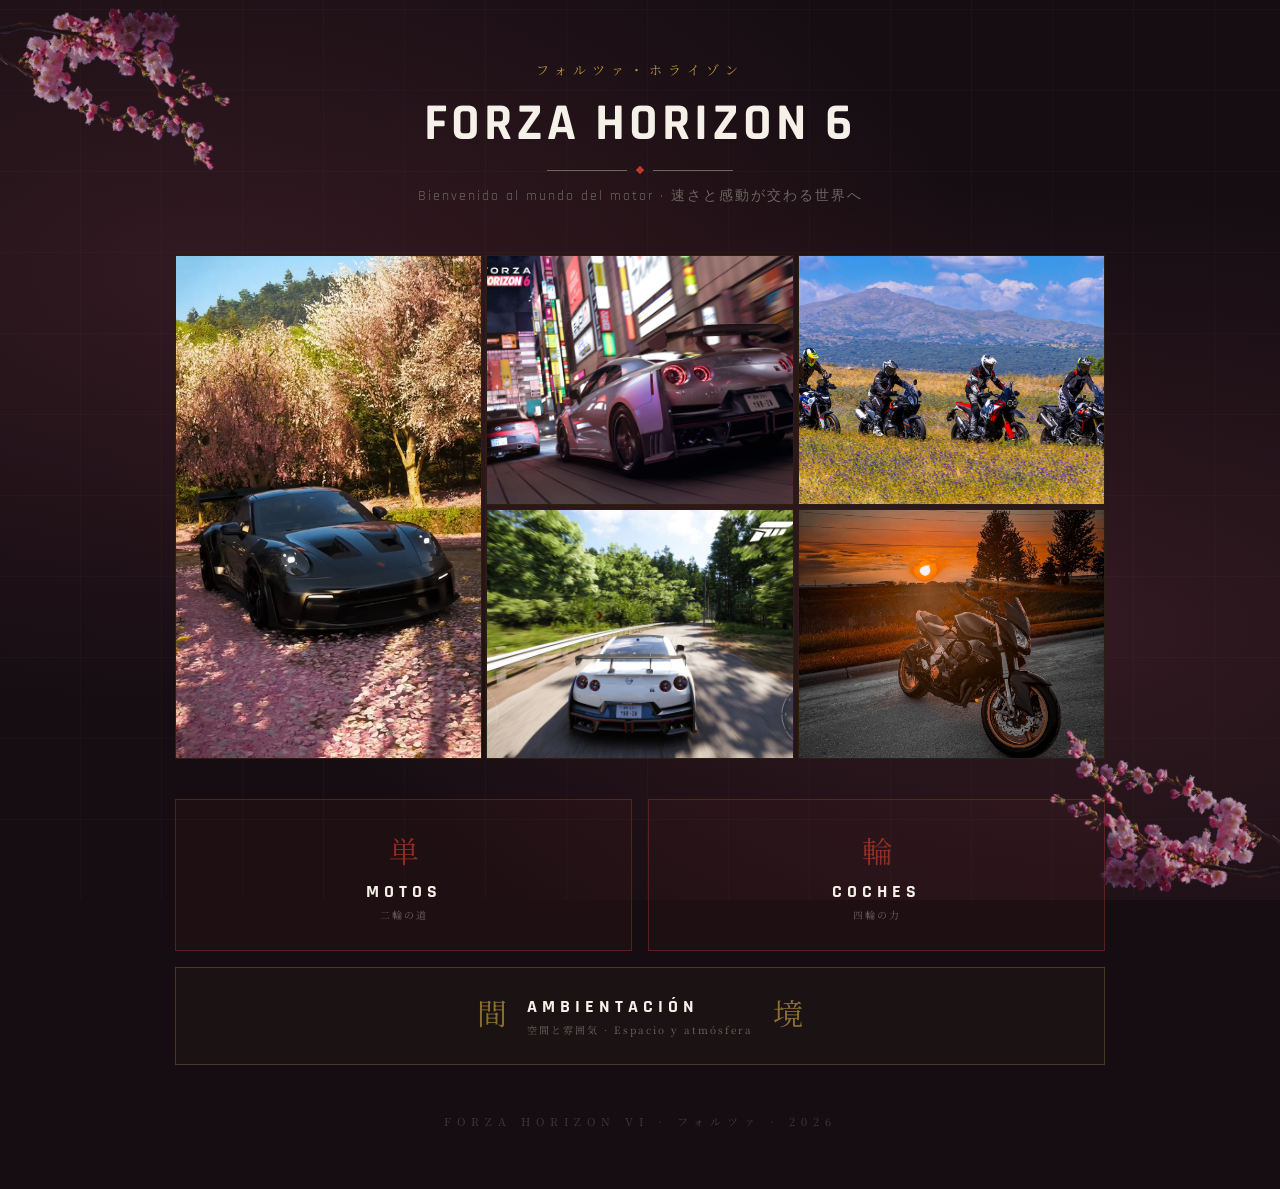
<file: menu/index.html>
<!DOCTYPE html>
<html lang="es">
<head>
  <meta charset="UTF-8">
  <meta name="viewport" content="width=device-width, initial-scale=1.0">
  <title>Forza Horizon 6</title>
  <link href="https://fonts.googleapis.com/css2?family=Noto+Serif+JP:wght@300;400;700&family=Rajdhani:wght@500;700&display=swap" rel="stylesheet">


  <!-- *** Fondo *** -->
  <link rel="stylesheet" href="../fondo.css">
  <!-- *** ESTILOS: index.css *** -->
  <link rel="stylesheet" href="index.css">


</head>
<body>

<!-- ── RAMA CEREZO ── -->
<img class="rama rama_inicio" src="../resources/menu/ramacerezo.png" alt="Rama de cerezo inicio">

  <!-- ── CABECERA ── -->
  <header>
    <p class="subtitulo-jp">フォルツァ・ホライゾン</p>
    <h1>FORZA HORIZON 6</h1>
    <div class="divisor">
      <div class="divisor-linea"></div>
      <div class="divisor-rombo"></div>
      <div class="divisor-linea"></div>
    </div>
    <p class="tagline">Bienvenido al mundo del motor · 速さと感動が交わる世界へ</p>
  </header>

  <!-- ── GRID DE FOTOS ── -->
  <!-- Para añadir una imagen real: pon un <img src="tu-foto.jpg"> dentro de .foto -->
  <div class="fotos">
    <div class="foto">
      <img src="../resources/menu/porsche_cerezos.png">
    </div>

    <div class="foto">
      <img src="../resources/menu/nissan_urbano.jpg">
    </div>
      
    <div class="foto">
      <img src="../resources/menu/motos_menu.jpg">
    </div>

    <div class="foto">
      <img src="../resources/menu/carrera_ejemplo.jpg">
    </div>

    <div class="foto">
      <img src="../resources/menu/atardecer_moto.jpg">
    </div>
  </div>

  <!-- ── BOTONES MOTOS Y COCHES ── -->
  <div class="botones-fila">

    <a class="btn" href="../motos/motos.html"> 
      <span class="btn-kanji">単</span>
      <span class="btn-nombre">Motos</span>
      <span class="btn-sub">二輪の道</span>
    </a>

    <a class="btn" href="../coches/coches.html">
      <span class="btn-kanji">輪</span>
      <span class="btn-nombre">Coches</span>
      <span class="btn-sub">四輪の力</span>
    </a>

  </div>

  <!-- ── BOTÓN AMBIENTACIÓN (centrado) ── -->
  <a class="btn-centro" href="../ambientacion/ambientacion.html">
    <span class="btn-kanji">間</span>
    <div>
      <div class="btn-nombre">Ambientación</div>
      <div class="btn-sub">空間と雰囲気 · Espacio y atmósfera</div>
    </div>
    <span class="btn-kanji">境</span>
  </a>

  <!-- ── PIE ── -->
  <footer>FORZA HORIZON VI · フォルツァ · 2026</footer>

<canvas id="bokeh-canvas"></canvas>

<script src="../scripts.js"></script>


  <!-- Rama de cerezo -->
   <img class="rama rama_final" src="../resources/menu/ramacerezo.png" alt="Rama de cerezo final"> 
</body>
</html>
</file>
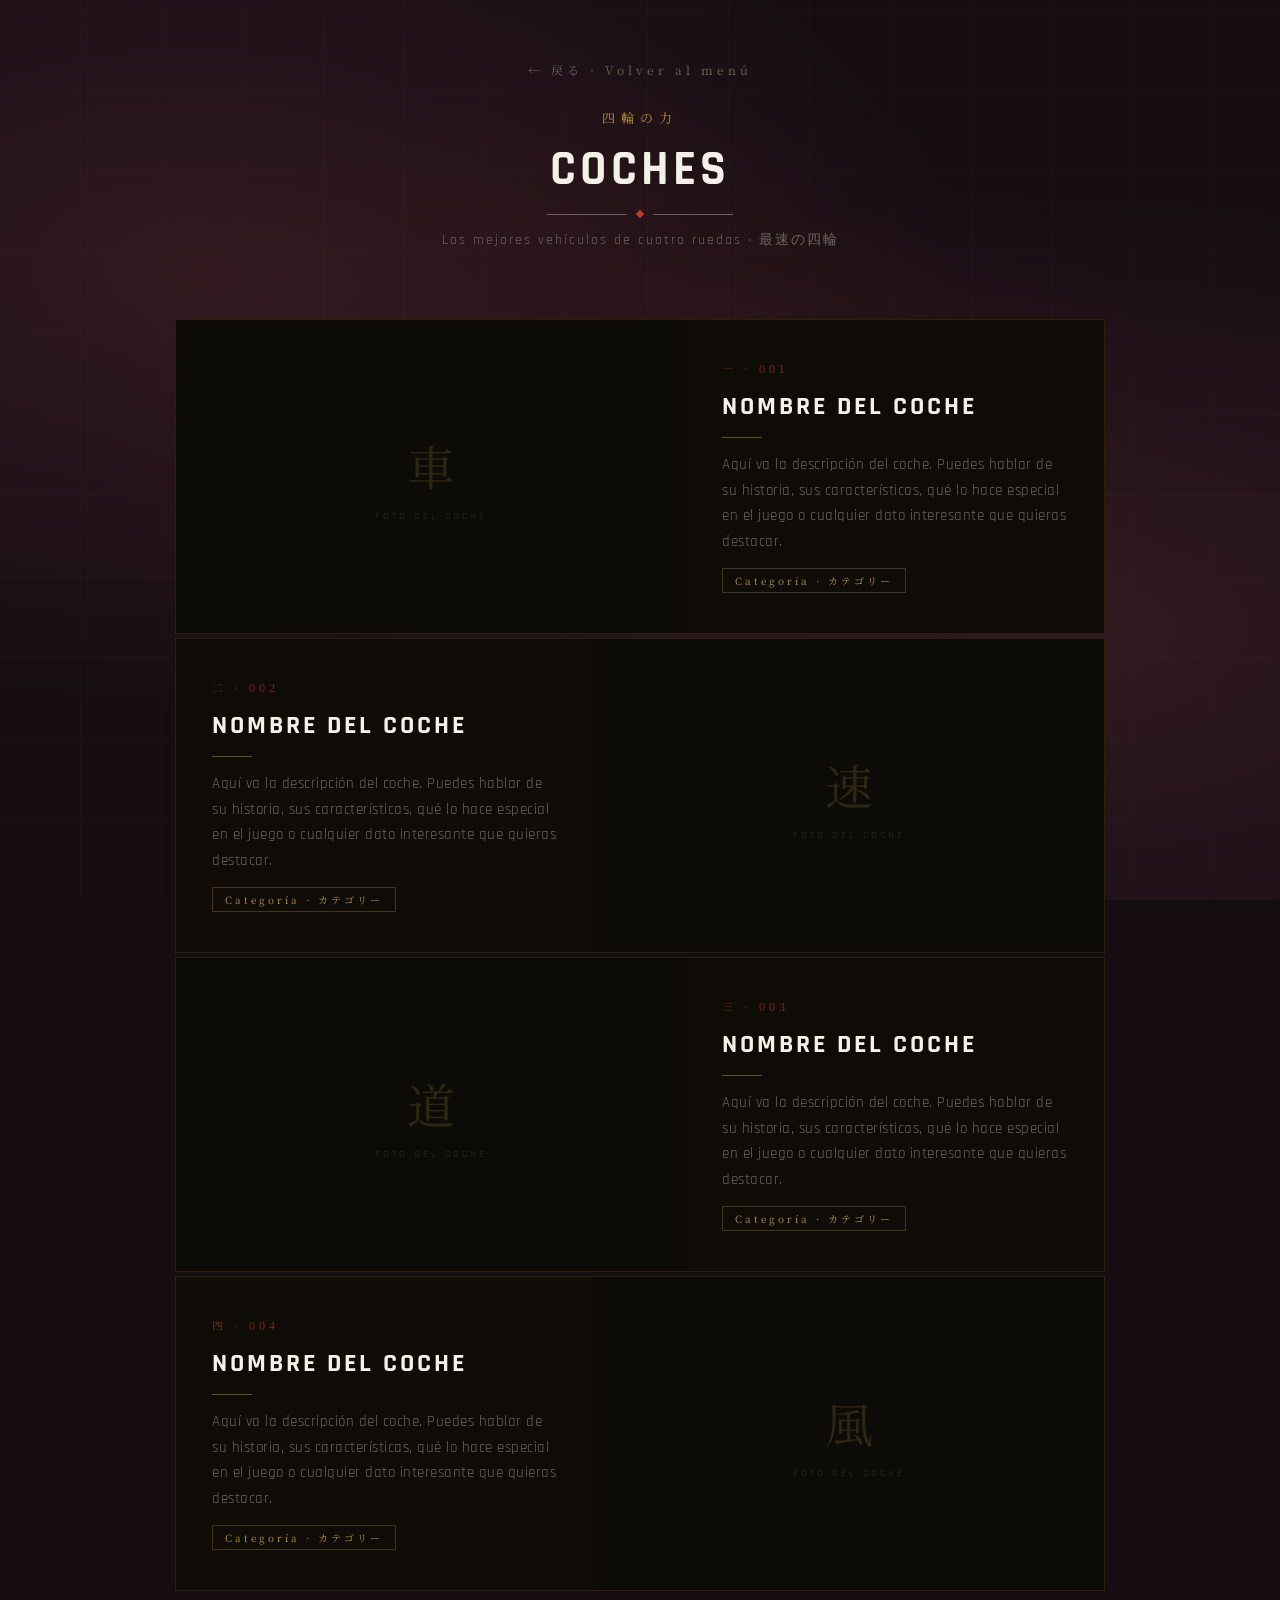
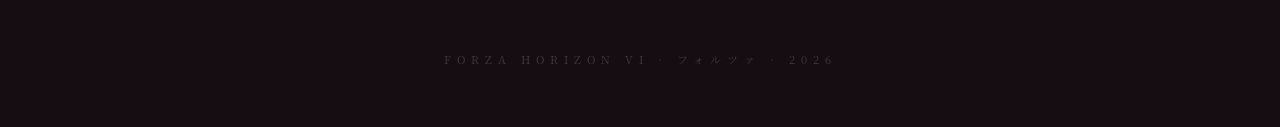
<file: coches.html>
<!DOCTYPE html>
<html lang="es">
<head>
  <meta charset="UTF-8">
  <meta name="viewport" content="width=device-width, initial-scale=1.0">
  <title>Coches · Forza Horizon 6</title>
  <link href="https://fonts.googleapis.com/css2?family=Noto+Serif+JP:wght@300;400;700&family=Rajdhani:wght@500;700&display=swap" rel="stylesheet">
 

  <!-- *** Fondo *** -->
  <link rel="stylesheet" href="fondo.css">
  <!-- *** ESTILOS: coches.css *** -->
  <link rel="stylesheet" href="coches.css">

</head>
<body>

  <!-- ── CABECERA ── -->
  <header>
    <a class="volver" href="menu.html">← 戻る · Volver al menú</a>
    <p class="subtitulo-jp">四輪の力</p>
    <h1>COCHES</h1>
    <div class="divisor">
      <div class="divisor-linea"></div>
      <div class="divisor-rombo"></div>
      <div class="divisor-linea"></div>
    </div>
    <p class="tagline">Los mejores vehículos de cuatro ruedas · 最速の四輪</p>
  </header>

  <!-- ── TARJETAS DE COCHES ── -->
  <div class="seccion-coches">

    <!-- COCHE 1: imagen izquierda -->
    <div class="coche">
      <div class="coche-imagen">
        <!-- Pon aquí tu imagen: <img src="coche1.jpg"> -->
        <span class="placeholder-kanji">車</span>
        <span class="placeholder-texto">Foto del coche</span>
      </div>
      <div class="coche-info">
        <span class="coche-numero">一 · 001</span>
        <div class="coche-nombre">Nombre del Coche</div>
        <div class="coche-linea"></div>
        <p class="coche-desc">
          Aquí va la descripción del coche. Puedes hablar de su historia,
          sus características, qué lo hace especial en el juego o cualquier
          dato interesante que quieras destacar.
        </p>
        <span class="coche-tag">Categoría · カテゴリー</span>
      </div>
    </div>

    <!-- COCHE 2: imagen derecha (invertido) -->
    <div class="coche invertido">
      <div class="coche-imagen">
        <span class="placeholder-kanji">速</span>
        <span class="placeholder-texto">Foto del coche</span>
      </div>
      <div class="coche-info">
        <span class="coche-numero">二 · 002</span>
        <div class="coche-nombre">Nombre del Coche</div>
        <div class="coche-linea"></div>
        <p class="coche-desc">
          Aquí va la descripción del coche. Puedes hablar de su historia,
          sus características, qué lo hace especial en el juego o cualquier
          dato interesante que quieras destacar.
        </p>
        <span class="coche-tag">Categoría · カテゴリー</span>
      </div>
    </div>

    <!-- COCHE 3: imagen izquierda -->
    <div class="coche">
      <div class="coche-imagen">
        <span class="placeholder-kanji">道</span>
        <span class="placeholder-texto">Foto del coche</span>
      </div>
      <div class="coche-info">
        <span class="coche-numero">三 · 003</span>
        <div class="coche-nombre">Nombre del Coche</div>
        <div class="coche-linea"></div>
        <p class="coche-desc">
          Aquí va la descripción del coche. Puedes hablar de su historia,
          sus características, qué lo hace especial en el juego o cualquier
          dato interesante que quieras destacar.
        </p>
        <span class="coche-tag">Categoría · カテゴリー</span>
      </div>
    </div>

    <!-- COCHE 4: imagen derecha (invertido) -->
    <div class="coche invertido">
      <div class="coche-imagen">
        <span class="placeholder-kanji">風</span>
        <span class="placeholder-texto">Foto del coche</span>
      </div>
      <div class="coche-info">
        <span class="coche-numero">四 · 004</span>
        <div class="coche-nombre">Nombre del Coche</div>
        <div class="coche-linea"></div>
        <p class="coche-desc">
          Aquí va la descripción del coche. Puedes hablar de su historia,
          sus características, qué lo hace especial en el juego o cualquier
          dato interesante que quieras destacar.
        </p>
        <span class="coche-tag">Categoría · カテゴリー</span>
      </div>
    </div>

  </div>

  <!-- ── PIE ── -->
  <footer>FORZA HORIZON VI · フォルツァ · 2026</footer>


  <script>
  const simbolos = ['✿', '❀', '✾', '·', '°'];
  for (let i = 0; i < 20; i++) {
    const p = document.createElement('div');
    p.className = 'petalo';
    p.textContent = simbolos[Math.floor(Math.random() * simbolos.length)];
    p.style.left = Math.random() * 100 + 'vw';
    p.style.animationDuration = (6 + Math.random() * 10) + 's';
    p.style.animationDelay = (Math.random() * 8) + 's';
    p.style.fontSize = (8 + Math.random() * 10) + 'px';
    document.body.appendChild(p);
  }
</script>

</body>
</html>
</file>
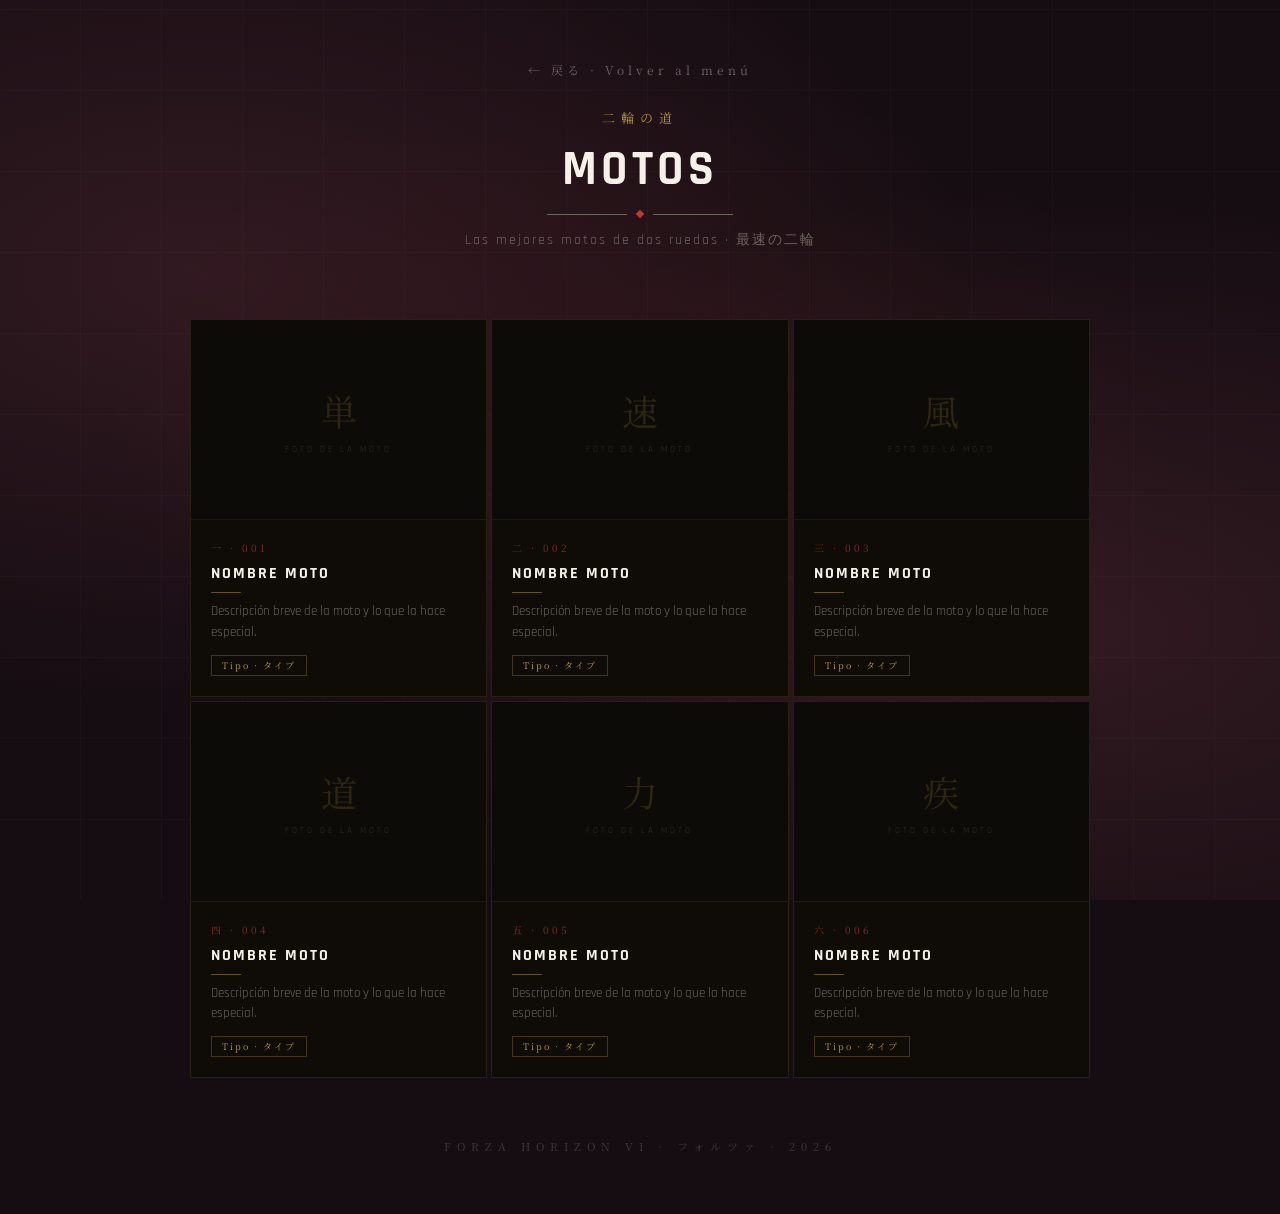
<file: motos.html>
<!DOCTYPE html>
<html lang="es">
<head>
  <meta charset="UTF-8">
  <meta name="viewport" content="width=device-width, initial-scale=1.0">
  <title>Motos · Forza Horizon 6</title>
  <link href="https://fonts.googleapis.com/css2?family=Noto+Serif+JP:wght@300;400;700&family=Rajdhani:wght@500;700&display=swap" rel="stylesheet">

  
  <!-- *** Fondo *** -->
  <link rel="stylesheet" href="fondo.css">  
  <!-- *** ESTILOS: Motos.css *** -->
  <link rel="stylesheet" href="motos.css"
  
</head>
<body>

  <!-- ── CABECERA ── -->
  <header>
    <a class="volver" href="menu.html">← 戻る · Volver al menú</a>
    <p class="subtitulo-jp">二輪の道</p>
    <h1>MOTOS</h1>
    <div class="divisor">
      <div class="divisor-linea"></div>
      <div class="divisor-rombo"></div>
      <div class="divisor-linea"></div>
    </div>
    <p class="tagline">Las mejores motos de dos ruedas · 最速の二輪</p>
  </header>

  <!-- ── GRID DE MOTOS ── -->
  <div class="seccion-motos">

    <!-- MOTO 1 -->
    <div class="moto">
      <div class="moto-imagen">
        <!-- Pon aquí tu imagen: <img src="moto1.jpg"> -->
        <span class="placeholder-kanji">単</span>
        <span class="placeholder-texto">Foto de la moto</span>
      </div>
      <div class="moto-info">
        <span class="moto-numero">一 · 001</span>
        <div class="moto-nombre">Nombre Moto</div>
        <div class="moto-linea"></div>
        <p class="moto-desc">Descripción breve de la moto y lo que la hace especial.</p>
        <span class="moto-tag">Tipo · タイプ</span>
      </div>
    </div>

    <!-- MOTO 2 -->
    <div class="moto">
      <div class="moto-imagen">
        <span class="placeholder-kanji">速</span>
        <span class="placeholder-texto">Foto de la moto</span>
      </div>
      <div class="moto-info">
        <span class="moto-numero">二 · 002</span>
        <div class="moto-nombre">Nombre Moto</div>
        <div class="moto-linea"></div>
        <p class="moto-desc">Descripción breve de la moto y lo que la hace especial.</p>
        <span class="moto-tag">Tipo · タイプ</span>
      </div>
    </div>

    <!-- MOTO 3 -->
    <div class="moto">
      <div class="moto-imagen">
        <span class="placeholder-kanji">風</span>
        <span class="placeholder-texto">Foto de la moto</span>
      </div>
      <div class="moto-info">
        <span class="moto-numero">三 · 003</span>
        <div class="moto-nombre">Nombre Moto</div>
        <div class="moto-linea"></div>
        <p class="moto-desc">Descripción breve de la moto y lo que la hace especial.</p>
        <span class="moto-tag">Tipo · タイプ</span>
      </div>
    </div>

    <!-- MOTO 4 -->
    <div class="moto">
      <div class="moto-imagen">
        <span class="placeholder-kanji">道</span>
        <span class="placeholder-texto">Foto de la moto</span>
      </div>
      <div class="moto-info">
        <span class="moto-numero">四 · 004</span>
        <div class="moto-nombre">Nombre Moto</div>
        <div class="moto-linea"></div>
        <p class="moto-desc">Descripción breve de la moto y lo que la hace especial.</p>
        <span class="moto-tag">Tipo · タイプ</span>
      </div>
    </div>

    <!-- MOTO 5 -->
    <div class="moto">
      <div class="moto-imagen">
        <span class="placeholder-kanji">力</span>
        <span class="placeholder-texto">Foto de la moto</span>
      </div>
      <div class="moto-info">
        <span class="moto-numero">五 · 005</span>
        <div class="moto-nombre">Nombre Moto</div>
        <div class="moto-linea"></div>
        <p class="moto-desc">Descripción breve de la moto y lo que la hace especial.</p>
        <span class="moto-tag">Tipo · タイプ</span>
      </div>
    </div>

    <!-- MOTO 6 -->
    <div class="moto">
      <div class="moto-imagen">
        <span class="placeholder-kanji">疾</span>
        <span class="placeholder-texto">Foto de la moto</span>
      </div>
      <div class="moto-info">
        <span class="moto-numero">六 · 006</span>
        <div class="moto-nombre">Nombre Moto</div>
        <div class="moto-linea"></div>
        <p class="moto-desc">Descripción breve de la moto y lo que la hace especial.</p>
        <span class="moto-tag">Tipo · タイプ</span>
      </div>
    </div>

  </div>

  <!-- ── PIE ── -->
  <footer>FORZA HORIZON VI · フォルツァ · 2026</footer>


  <script>
  const simbolos = ['✿', '❀', '✾', '·', '°'];
  for (let i = 0; i < 20; i++) {
    const p = document.createElement('div');
    p.className = 'petalo';
    p.textContent = simbolos[Math.floor(Math.random() * simbolos.length)];
    p.style.left = Math.random() * 100 + 'vw';
    p.style.animationDuration = (6 + Math.random() * 10) + 's';
    p.style.animationDelay = (Math.random() * 8) + 's';
    p.style.fontSize = (8 + Math.random() * 10) + 'px';
    document.body.appendChild(p);
  }
</script>

</body>
</html>
</file>
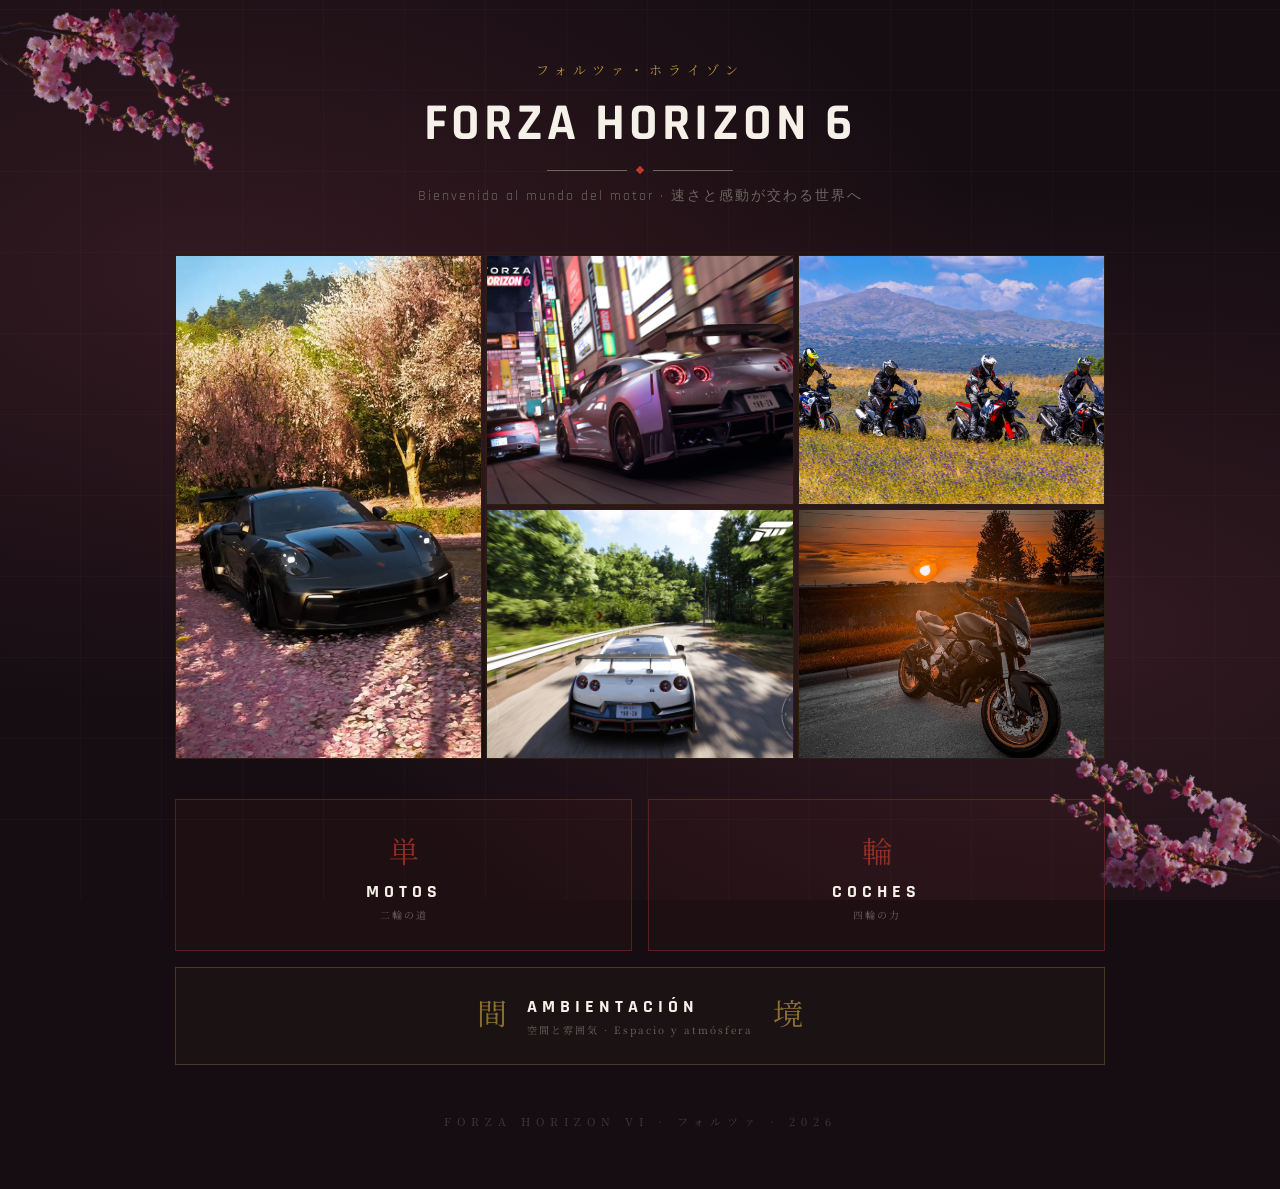
<file: menu/menu.html>
<!DOCTYPE html>
<html lang="es">
<head>
  <meta charset="UTF-8">
  <meta name="viewport" content="width=device-width, initial-scale=1.0">
  <title>Forza Horizon 6</title>
  <link href="https://fonts.googleapis.com/css2?family=Noto+Serif+JP:wght@300;400;700&family=Rajdhani:wght@500;700&display=swap" rel="stylesheet">


  <!-- *** Fondo *** -->
  <link rel="stylesheet" href="../fondo.css">
  <!-- *** ESTILOS: menu.css *** -->
  <link rel="stylesheet" href="menu.css">


</head>
<body>

<!-- ── RAMA CEREZO ── -->
<img class="rama rama_inicio" src="../resources/menu/ramacerezo.png" alt="Rama de cerezo inicio">

  <!-- ── CABECERA ── -->
  <header>
    <p class="subtitulo-jp">フォルツァ・ホライゾン</p>
    <h1>FORZA HORIZON 6</h1>
    <div class="divisor">
      <div class="divisor-linea"></div>
      <div class="divisor-rombo"></div>
      <div class="divisor-linea"></div>
    </div>
    <p class="tagline">Bienvenido al mundo del motor · 速さと感動が交わる世界へ</p>
  </header>

  <!-- ── GRID DE FOTOS ── -->
  <!-- Para añadir una imagen real: pon un <img src="tu-foto.jpg"> dentro de .foto -->
  <div class="fotos">
    <div class="foto">
      <img src="../resources/menu/porsche_cerezos.png">
    </div>

    <div class="foto">
      <img src="../resources/menu/nissan_urbano.jpg">
    </div>
      
    <div class="foto">
      <img src="../resources/menu/motos_menu.jpg">
    </div>

    <div class="foto">
      <img src="../resources/menu/carrera_ejemplo.jpg">
    </div>

    <div class="foto">
      <img src="../resources/menu/atardecer_moto.jpg">
    </div>
  </div>

  <!-- ── BOTONES MOTOS Y COCHES ── -->
  <div class="botones-fila">

    <a class="btn" href="../motos/motos.html"> 
      <span class="btn-kanji">単</span>
      <span class="btn-nombre">Motos</span>
      <span class="btn-sub">二輪の道</span>
    </a>

    <a class="btn" href="../coches/coches.html">
      <span class="btn-kanji">輪</span>
      <span class="btn-nombre">Coches</span>
      <span class="btn-sub">四輪の力</span>
    </a>

  </div>

  <!-- ── BOTÓN AMBIENTACIÓN (centrado) ── -->
  <a class="btn-centro" href="../ambientacion/ambientacion.html">
    <span class="btn-kanji">間</span>
    <div>
      <div class="btn-nombre">Ambientación</div>
      <div class="btn-sub">空間と雰囲気 · Espacio y atmósfera</div>
    </div>
    <span class="btn-kanji">境</span>
  </a>

  <!-- ── PIE ── -->
  <footer>FORZA HORIZON VI · フォルツァ · 2026</footer>

<canvas id="bokeh-canvas"></canvas>

<script src="../scripts.js"></script>


  <!-- Rama de cerezo -->
   <img class="rama rama_final" src="../resources/menu/ramacerezo.png" alt="Rama de cerezo final"> 
</body>
</html>
</file>
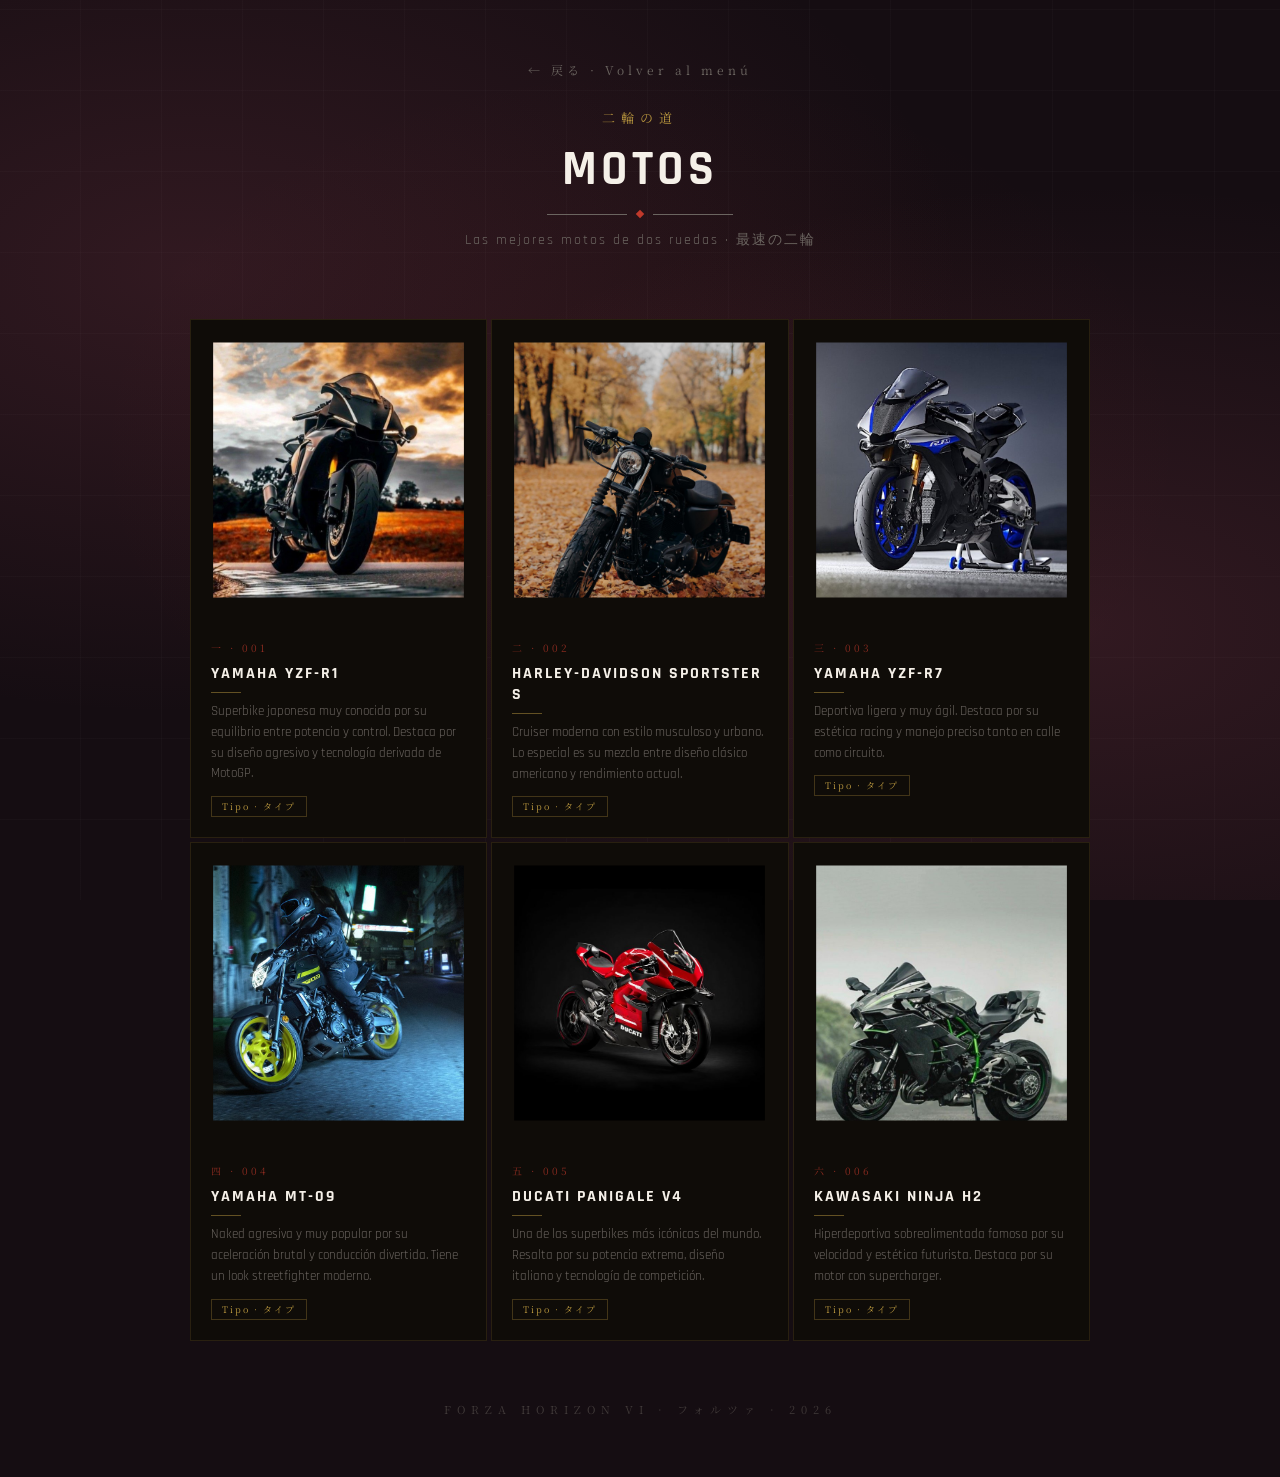
<file: motos/motos.html>
<!DOCTYPE html>
<html lang="es">
<head>
  <meta charset="UTF-8">
  <meta name="viewport" content="width=device-width, initial-scale=1.0">
  <title>Motos · Forza Horizon 6</title>
  <link href="https://fonts.googleapis.com/css2?family=Noto+Serif+JP:wght@300;400;700&family=Rajdhani:wght@500;700&display=swap" rel="stylesheet">

  
  <!-- *** Fondo *** -->
  <link rel="stylesheet" href="../fondo.css">  
  <!-- *** ESTILOS: Motos.css *** -->
  <link rel="stylesheet" href="motos.css"
  
</head>
<body>

  <!-- ── CABECERA ── -->
  <header>
    <a class="volver" href="../menu/index.html">← 戻る · Volver al menú</a>
    <p class="subtitulo-jp">二輪の道</p>
    <h1>MOTOS</h1>
    <div class="divisor">
      <div class="divisor-linea"></div>
      <div class="divisor-rombo"></div>
      <div class="divisor-linea"></div>
    </div>
    <p class="tagline">Las mejores motos de dos ruedas · 最速の二輪</p>
  </header>

  <!-- ── GRID DE MOTOS ── -->
  <div class="seccion-motos">

    <!-- MOTO 1 -->
    <div class="moto">
      <div class="moto-imagen">
        <img src="../resources/motos/moto1.jpg">
        <span class="placeholder-kanji">単</span>
        <span class="placeholder-texto">Foto de la moto</span>
      </div>
      <div class="moto-info">
        <span class="moto-numero">一 · 001</span>
        <div class="moto-nombre">Yamaha YZF-R1</div>
        <div class="moto-linea"></div>
        <p class="moto-desc">Superbike japonesa muy conocida por su equilibrio entre potencia y control. Destaca por su diseño agresivo y tecnología derivada de MotoGP.</p>
        <span class="moto-tag">Tipo · タイプ</span>
      </div>
    </div>

    <!-- MOTO 2 -->
    <div class="moto">
      <div class="moto-imagen">
        <img src="../resources/motos/moto2.jpg">
        <span class="placeholder-kanji">速</span>
        <span class="placeholder-texto">Foto de la moto</span>
      </div>
      <div class="moto-info">
        <span class="moto-numero">二 · 002</span>
        <div class="moto-nombre">Harley-Davidson Sportster S</div>
        <div class="moto-linea"></div>
        <p class="moto-desc">Cruiser moderna con estilo musculoso y urbano. Lo especial es su mezcla entre diseño clásico americano y rendimiento actual.</p>
        <span class="moto-tag">Tipo · タイプ</span>
      </div>
    </div>

    <!-- MOTO 3 -->
    <div class="moto">
      <div class="moto-imagen">
        <img src="../resources/motos/moto3.jpg">
        <span class="placeholder-kanji">風</span>
        <span class="placeholder-texto">Foto de la moto</span>
      </div>
      <div class="moto-info">
        <span class="moto-numero">三 · 003</span>
        <div class="moto-nombre">Yamaha YZF-R7</div>
        <div class="moto-linea"></div>
        <p class="moto-desc">Deportiva ligera y muy ágil. Destaca por su estética racing y manejo preciso tanto en calle como circuito.</p>
        <span class="moto-tag">Tipo · タイプ</span>
      </div>
    </div>

    <!-- MOTO 4 -->
    <div class="moto">
      <div class="moto-imagen">
        <img src="../resources/motos/moto4.jpg">
        <span class="placeholder-kanji">道</span>
        <span class="placeholder-texto">Foto de la moto</span>
      </div>
      <div class="moto-info">
        <span class="moto-numero">四 · 004</span>
        <div class="moto-nombre">Yamaha MT-09</div>
        <div class="moto-linea"></div>
        <p class="moto-desc">Naked agresiva y muy popular por su aceleración brutal y conducción divertida. Tiene un look streetfighter moderno.</p>
        <span class="moto-tag">Tipo · タイプ</span>
      </div>
    </div>

    <!-- MOTO 5 -->
    <div class="moto">
      <div class="moto-imagen">
        <img src="../resources/motos/moto5.jpg">
        <span class="placeholder-kanji">力</span>
        <span class="placeholder-texto">Foto de la moto</span>
      </div>
      <div class="moto-info">
        <span class="moto-numero">五 · 005</span>
        <div class="moto-nombre">Ducati Panigale V4</div>
        <div class="moto-linea"></div>
        <p class="moto-desc">Una de las superbikes más icónicas del mundo. Resalta por su potencia extrema, diseño italiano y tecnología de competición.</p>
        <span class="moto-tag">Tipo · タイプ</span>
      </div>
    </div>

    <!-- MOTO 6 -->
    <div class="moto">
      <div class="moto-imagen">
        <img src="../resources/motos/moto6.jpg">
        <span class="placeholder-kanji">疾</span>
        <span class="placeholder-texto">Foto de la moto</span>
      </div>
      <div class="moto-info">
        <span class="moto-numero">六 · 006</span>
        <div class="moto-nombre">Kawasaki Ninja H2</div>
        <div class="moto-linea"></div>
        <p class="moto-desc">Hiperdeportiva sobrealimentada famosa por su velocidad y estética futurista. Destaca por su motor con supercharger.</p>
        <span class="moto-tag">Tipo · タイプ</span>
      </div>
    </div>
  </div>

  <!-- ── PIE ── -->
  <footer>FORZA HORIZON VI · フォルツァ · 2026</footer>



<canvas id="bokeh-canvas"></canvas>

<script src="../scripts.js"></script>

</body>
</html>
</file>
<file: fondo.css>
/* ── VARIABLES DE COLOR ── */
    :root {
      --ciruela-fondo:  #150d12;
      --papel:  #f5f0e8;
      --rojo:   #c0392b;
      --dorado: #b8963e;
      --gris:   #6b6560;
    }


    /* ── BODY: fondo oscuro, centrado ── */
    body {
      background-attachment: fixed;
      font-family: 'Rajdhani', sans-serif;
      background-color: var(--ciruela-fondo);
      min-height: 100vh;
      display: flex;
      flex-direction: column;
      align-items: center;
      padding: 60px 20px;
      background-image:
        radial-gradient(ellipse at 15% 30%, rgba(180, 80, 100, 0.18) 0%, transparent 50%),
        radial-gradient(ellipse at 85% 70%, rgba(180, 80, 100, 0.18) 0%, transparent 50%),
        radial-gradient(ellipse at 50% 50%, rgba(192, 57, 43, 0.08) 0%, transparent 60%),
        repeating-linear-gradient(0deg, transparent, transparent 80px, rgba(255,255,255,0.04) 81px),
        repeating-linear-gradient(90deg, transparent, transparent 80px, rgba(255,255,255,0.04) 81px);
    }

    
    /* Ramas fondo */
    .rama {
      position: fixed;
      width: 25vw;
      opacity: 0.75;
      pointer-events: none;
      z-index: 100;
    }

    .rama_inicio {
      top: -30px;
      left: -60px;
      transform: rotate(-140deg);
    }

    .rama_final {
      bottom: -30px;
      right: -60px;
      transform: rotate(40deg); /* Rota la imagen para que quede simétrica con la de arriba */
    }


    /* Fondo animacion */
    /* ── PÉTALOS DE CEREZO ── */
    .petalo {
      position: fixed;
      top: -20px;
      font-size: 12px;
      color: rgba(255, 182, 193, 0.8);  /* rosa */
      pointer-events: none;
      z-index: 998;   /* justo debajo de la rama */
      animation: caer linear infinite;
    }

    @keyframes caer {
      0%   { transform: translateY(0) rotate(0deg);    opacity: 0; }
      10%  { opacity: 1; }
      90%  { opacity: 0.6; }
      100% { transform: translateY(110vh) rotate(360deg); opacity: 0; }
    }


    #bokeh-canvas {
      position: fixed;
      inset: 0;
      width: 100%;
      height: 100%;
      z-index: 0;        /* Detrás de los pétalos — ajusta si hace falta */
      pointer-events: none;
    }
</file>
<file: menu/index.css>
/* ── RESET BÁSICO ── */
    * {
      margin: 0;
      padding: 0;
      box-sizing: border-box;
    }


    /* ══════════════════════════════
       CABECERA
    ══════════════════════════════ */

    header {
      text-align: center;
      margin-bottom: 50px;
    }

    /* Texto pequeño en japonés encima del título */
    .subtitulo-jp {
      font-family: 'Noto Serif JP', serif;
      font-size: 13px;
      letter-spacing: 6px;
      color: var(--dorado);
      margin-bottom: 12px;
    }

    /* Título principal */
    h1 {
      font-size: 52px;
      font-weight: 700;
      letter-spacing: 4px;
      color: var(--papel);
      margin-bottom: 10px;
    }

    /* Línea decorativa debajo del título: tres elementos en fila */
    .divisor {
      display: flex;
      align-items: center;
      justify-content: center;
      gap: 10px;
      margin-bottom: 14px;
    }

    .divisor-linea {
      width: 80px;
      height: 1px;
      background-color: var(--gris);
    }

    /* Cuadrado rotado 45° → queda como un rombo */
    .divisor-rombo {
      width: 6px;
      height: 6px;
      background-color: var(--rojo);
      transform: rotate(45deg);
    }

    /* Frase descriptiva */
    .tagline {
      font-size: 14px;
      letter-spacing: 2px;
      color: var(--gris);
    }

    /* ══════════════════════════════
       GRID DE FOTOS
    ══════════════════════════════ */

    .fotos {
      display: grid;
      /* 3 columnas iguales */
      grid-template-columns: 1fr 1fr 1fr;
      /* 2 filas de 250px */
      grid-template-rows: 250px 250px;
      gap: 4px;
      width: 100%;
      max-width: 75%;
      margin-bottom: 40px;
    }

    /* La primera foto ocupa las 2 filas (más grande) */
    .foto:first-child {
      grid-row: 1 / 3;
    }

    /* Cada celda de foto */
    .foto {
      background-color: #0f0c08;
      border: 1px solid rgba(184, 150, 62, 0.15);
      display: flex;
      flex-direction: column;
      align-items: center;
      justify-content: center;
      gap: 8px;
      overflow: hidden;
      cursor: pointer;
      transition: border-color 0.3s;
      position: relative;   /* necesario para las capas */
    }


    .foto img {
      width: 100%;
      height: 100%;
      object-fit: cover;
    }

    .foto:hover {
      border-color: var(--dorado);
    }

    /* Kanji decorativo dentro de cada foto */
    .foto-kanji {
      font-family: 'Noto Serif JP', serif;
      font-size: 30px;
      color: var(--dorado);
    }

    /* Texto "Añade tu imagen" */
    .foto-texto {
      font-size: 10px;
      letter-spacing: 2px;
      color: rgba(245, 240, 232, 0.2);
      text-transform: uppercase;
    }

    /* ══════════════════════════════
       BOTONES DE NAVEGACIÓN
    ══════════════════════════════ */

    /* Fila con los dos botones principales */
    .botones-fila {
      display: flex;
      gap: 16px;
      width: 100%;
      max-width: 75%;
      margin-bottom: 16px;
    }

    /* Botón base */
    .btn {
      flex: 1;
      display: flex;
      flex-direction: column;
      align-items: center;
      justify-content: center;
      padding: 28px 16px;
      text-decoration: none;
      border: 1px solid rgba(192, 57, 43, 0.35);
      background-color: rgba(192, 57, 43, 0.05);
      transition: background-color 0.3s, border-color 0.3s, transform 0.2s;
      cursor: pointer;
    }

    .btn:hover {
      background-color: rgba(192, 57, 43, 0.12);
      border-color: var(--rojo);
      transform: translateY(-3px);
    }

    /* Kanji grande dentro del botón */
    .btn-kanji {
      font-family: 'Noto Serif JP', serif;
      font-size: 30px;
      color: var(--rojo);
      opacity: 0.7;
      margin-bottom: 8px;
    }

    /* Nombre del botón en mayúsculas */
    .btn-nombre {
      font-size: 18px;
      font-weight: 700;
      letter-spacing: 5px;
      color: var(--papel);
      text-transform: uppercase;
    }

    /* Subtexto en japonés */
    .btn-sub {
      font-family: 'Noto Serif JP', serif;
      font-size: 10px;
      letter-spacing: 2px;
      color: var(--gris);
      margin-top: 4px;
    }

    /* ── Botón de ambientación (centrado, más ancho) ── */
    .btn-centro {
      width: 100%;
      max-width: 75%;
      display: flex;
      align-items: center;
      justify-content: center;
      gap: 20px;
      padding: 22px 40px;
      text-decoration: none;
      border: 1px solid rgba(184, 150, 62, 0.3);
      background-color: rgba(184, 150, 62, 0.04);
      transition: background-color 0.3s, border-color 0.3s, transform 0.2s;
      cursor: pointer;
    }

    .btn-centro:hover {
      background-color: rgba(184, 150, 62, 0.1);
      border-color: var(--dorado);
      transform: translateY(-3px);
    }

    /* Los kanjis laterales del botón central son dorados */
    .btn-centro .btn-kanji {
      color: var(--dorado);
    }

    /* ══════════════════════════════
       PIE DE PÁGINA
    ══════════════════════════════ */

    footer {
      margin-top: 48px;
      font-family: 'Noto Serif JP', serif;
      font-size: 11px;
      letter-spacing: 6px;
      color: rgba(107, 101, 96, 0.5);
    }
</file>
<file: coches.css>
/* ── RESET BÁSICO ── */
    * {
      margin: 0;
      padding: 0;
      box-sizing: border-box;
    }


    /* ══════════════════════════════
       CABECERA
    ══════════════════════════════ */

    header {
      text-align: center;
      margin-bottom: 70px;
    }

    /* Enlace de volver */
    .volver {
      display: inline-block;
      font-family: 'Noto Serif JP', serif;
      font-size: 12px;
      letter-spacing: 4px;
      color: var(--gris);
      text-decoration: none;
      margin-bottom: 30px;
      transition: color 0.3s;
    }

    .volver:hover {
      color: var(--dorado);
    }

    .subtitulo-jp {
      font-family: 'Noto Serif JP', serif;
      font-size: 13px;
      letter-spacing: 6px;
      color: var(--dorado);
      margin-bottom: 12px;
    }

    h1 {
      font-size: 48px;
      font-weight: 700;
      letter-spacing: 4px;
      color: var(--papel);
      margin-bottom: 10px;
    }

    .divisor {
      display: flex;
      align-items: center;
      justify-content: center;
      gap: 10px;
      margin-bottom: 14px;
    }

    .divisor-linea {
      width: 80px;
      height: 1px;
      background-color: var(--gris);
    }

    .divisor-rombo {
      width: 6px;
      height: 6px;
      background-color: var(--rojo);
      transform: rotate(45deg);
    }

    .tagline {
      font-size: 14px;
      letter-spacing: 2px;
      color: var(--gris);
    }

    /* ══════════════════════════════
       TARJETAS DE COCHE
       Imagen izquierda + texto derecha,
       alternando con imagen derecha + texto izquierda
    ══════════════════════════════ */

    .seccion-coches {
      max-width: 75%;
      margin: 0 auto;
      display: flex;
      flex-direction: column;
      gap: 4px; /* separación mínima entre tarjetas, como el grid del menú */
    }

    /* Tarjeta individual */
    .coche {
      display: flex;
      border: 1px solid rgba(184, 150, 62, 0.15);
      background-color: #0f0c08;
      overflow: hidden;
      transition: border-color 0.3s;
    }

    .coche:hover {
      border-color: rgba(184, 150, 62, 0.4);
    }

    /* Tarjeta alternada: imagen a la derecha */
    .coche.invertido {
      flex-direction: row-reverse;
    }

    /* ── Imagen del coche ── */
    .coche-imagen {
      width: 55%;
      min-height: 280px;
      background-color: #0d0b07;
      display: flex;
      flex-direction: column;
      align-items: center;
      justify-content: center;
      gap: 10px;
      flex-shrink: 0;
    }

    /* Si quieres poner imagen real:
       <img src="foto.jpg"> dentro de .coche-imagen
       y añade: img { width:100%; height:100%; object-fit:cover; } */
    .coche-imagen img {
      width: 100%;
      height: 100%;
      object-fit: cover;
    }

    .placeholder-kanji {
      font-family: 'Noto Serif JP', serif;
      font-size: 48px;
      color: rgba(184, 150, 62, 0.2);
    }

    .placeholder-texto {
      font-size: 10px;
      letter-spacing: 3px;
      color: rgba(245, 240, 232, 0.15);
      text-transform: uppercase;
    }

    /* ── Texto del coche ── */
    .coche-info {
      flex: 1;
      padding: 40px 36px;
      display: flex;
      flex-direction: column;
      justify-content: center;
      gap: 14px;
    }

    /* Número decorativo en japonés */
    .coche-numero {
      font-family: 'Noto Serif JP', serif;
      font-size: 11px;
      letter-spacing: 4px;
      color: var(--rojo);
      opacity: 0.7;
    }

    /* Nombre del coche */
    .coche-nombre {
      font-size: 26px;
      font-weight: 700;
      letter-spacing: 3px;
      color: var(--papel);
      text-transform: uppercase;
    }

    /* Línea dorada bajo el nombre */
    .coche-linea {
      width: 40px;
      height: 1px;
      background-color: var(--dorado);
      opacity: 0.5;
    }

    /* Descripción */
    .coche-desc {
      font-size: 15px;
      line-height: 1.7;
      color: var(--gris);
      letter-spacing: 0.5px;
    }

    /* Etiqueta de categoría */
    .coche-tag {
      display: inline-block;
      font-family: 'Noto Serif JP', serif;
      font-size: 10px;
      letter-spacing: 3px;
      color: var(--dorado);
      border: 1px solid rgba(184, 150, 62, 0.3);
      padding: 4px 12px;
      width: fit-content;
    }

    /* ══════════════════════════════
       PIE DE PÁGINA
    ══════════════════════════════ */

    footer {
      text-align: center;
      margin-top: 60px;
      font-family: 'Noto Serif JP', serif;
      font-size: 11px;
      letter-spacing: 6px;
      color: rgba(107, 101, 96, 0.5);
    }
</file>
<file: motos.css>
/* ── RESET BÁSICO ── */
    * {
      margin: 0;
      padding: 0;
      box-sizing: border-box;
    }


    /* ══════════════════════════════
       CABECERA
    ══════════════════════════════ */

    header {
      text-align: center;
      margin-bottom: 70px;
    }

    .volver {
      display: inline-block;
      font-family: 'Noto Serif JP', serif;
      font-size: 12px;
      letter-spacing: 4px;
      color: var(--gris);
      text-decoration: none;
      margin-bottom: 30px;
      transition: color 0.3s;
    }

    .volver:hover {
      color: var(--dorado);
    }

    .subtitulo-jp {
      font-family: 'Noto Serif JP', serif;
      font-size: 13px;
      letter-spacing: 6px;
      color: var(--dorado);
      margin-bottom: 12px;
    }

    h1 {
      font-size: 48px;
      font-weight: 700;
      letter-spacing: 4px;
      color: var(--papel);
      margin-bottom: 10px;
    }

    .divisor {
      display: flex;
      align-items: center;
      justify-content: center;
      gap: 10px;
      margin-bottom: 14px;
    }

    .divisor-linea {
      width: 80px;
      height: 1px;
      background-color: var(--gris);
    }

    .divisor-rombo {
      width: 6px;
      height: 6px;
      background-color: var(--rojo);
      transform: rotate(45deg);
    }

    .tagline {
      font-size: 14px;
      letter-spacing: 2px;
      color: var(--gris);
    }

    /* ══════════════════════════════
       GRID DE MOTOS
       Las motos son más pequeñas, van
       en tarjetas verticales tipo galería
    ══════════════════════════════ */

    .seccion-motos {
      max-width: 900px;
      margin: 0 auto;
      display: grid;
      /* 3 columnas iguales en pantalla grande */
      grid-template-columns: repeat(3, 1fr);
      gap: 4px;
    }

    /* Tarjeta individual de moto */
    .moto {
      background-color: #0f0c08;
      border: 1px solid rgba(184, 150, 62, 0.15);
      overflow: hidden;
      transition: border-color 0.3s, transform 0.3s;
    }

    .moto:hover {
      border-color: rgba(184, 150, 62, 0.45);
      transform: translateY(-4px);
    }

    /* ── Foto de la moto ── */
    .moto-imagen {
      width: 100%;
      height: 200px;
      background-color: #0d0b07;
      display: flex;
      flex-direction: column;
      align-items: center;
      justify-content: center;
      gap: 8px;
      /* Línea separadora sutil entre imagen e info */
      border-bottom: 1px solid rgba(184, 150, 62, 0.1);
    }

    /* Para imagen real: <img src="moto.jpg"> dentro de .moto-imagen */
    .moto-imagen img {
      width: 100%;
      height: 100%;
      object-fit: cover;
    }

    .placeholder-kanji {
      font-family: 'Noto Serif JP', serif;
      font-size: 36px;
      color: rgba(184, 150, 62, 0.2);
    }

    .placeholder-texto {
      font-size: 9px;
      letter-spacing: 3px;
      color: rgba(245, 240, 232, 0.15);
      text-transform: uppercase;
    }

    /* ── Info de la moto ── */
    .moto-info {
      padding: 20px;
      display: flex;
      flex-direction: column;
      gap: 8px;
    }

    /* Número decorativo */
    .moto-numero {
      font-family: 'Noto Serif JP', serif;
      font-size: 10px;
      letter-spacing: 3px;
      color: var(--rojo);
      opacity: 0.7;
    }

    /* Nombre de la moto */
    .moto-nombre {
      font-size: 16px;
      font-weight: 700;
      letter-spacing: 2px;
      color: var(--papel);
      text-transform: uppercase;
    }

    /* Línea dorada bajo el nombre */
    .moto-linea {
      width: 30px;
      height: 1px;
      background-color: var(--dorado);
      opacity: 0.5;
    }

    /* Descripción corta */
    .moto-desc {
      font-size: 13px;
      line-height: 1.6;
      color: var(--gris);
    }

    /* Etiqueta de tipo */
    .moto-tag {
      display: inline-block;
      font-family: 'Noto Serif JP', serif;
      font-size: 9px;
      letter-spacing: 2px;
      color: var(--dorado);
      border: 1px solid rgba(184, 150, 62, 0.3);
      padding: 3px 10px;
      width: fit-content;
      margin-top: 4px;
    }

    /* ══════════════════════════════
       PIE DE PÁGINA
    ══════════════════════════════ */

    footer {
      text-align: center;
      margin-top: 60px;
      font-family: 'Noto Serif JP', serif;
      font-size: 11px;
      letter-spacing: 6px;
      color: rgba(107, 101, 96, 0.5);
    }
</file>
<file: menu/menu.css>
/* ── RESET BÁSICO ── */
    * {
      margin: 0;
      padding: 0;
      box-sizing: border-box;
    }


    /* ══════════════════════════════
       CABECERA
    ══════════════════════════════ */

    header {
      text-align: center;
      margin-bottom: 50px;
    }

    /* Texto pequeño en japonés encima del título */
    .subtitulo-jp {
      font-family: 'Noto Serif JP', serif;
      font-size: 13px;
      letter-spacing: 6px;
      color: var(--dorado);
      margin-bottom: 12px;
    }

    /* Título principal */
    h1 {
      font-size: 52px;
      font-weight: 700;
      letter-spacing: 4px;
      color: var(--papel);
      margin-bottom: 10px;
    }

    /* Línea decorativa debajo del título: tres elementos en fila */
    .divisor {
      display: flex;
      align-items: center;
      justify-content: center;
      gap: 10px;
      margin-bottom: 14px;
    }

    .divisor-linea {
      width: 80px;
      height: 1px;
      background-color: var(--gris);
    }

    /* Cuadrado rotado 45° → queda como un rombo */
    .divisor-rombo {
      width: 6px;
      height: 6px;
      background-color: var(--rojo);
      transform: rotate(45deg);
    }

    /* Frase descriptiva */
    .tagline {
      font-size: 14px;
      letter-spacing: 2px;
      color: var(--gris);
    }

    /* ══════════════════════════════
       GRID DE FOTOS
    ══════════════════════════════ */

    .fotos {
      display: grid;
      /* 3 columnas iguales */
      grid-template-columns: 1fr 1fr 1fr;
      /* 2 filas de 250px */
      grid-template-rows: 250px 250px;
      gap: 4px;
      width: 100%;
      max-width: 75%;
      margin-bottom: 40px;
    }

    /* La primera foto ocupa las 2 filas (más grande) */
    .foto:first-child {
      grid-row: 1 / 3;
    }

    /* Cada celda de foto */
    .foto {
      background-color: #0f0c08;
      border: 1px solid rgba(184, 150, 62, 0.15);
      display: flex;
      flex-direction: column;
      align-items: center;
      justify-content: center;
      gap: 8px;
      overflow: hidden;
      cursor: pointer;
      transition: border-color 0.3s;
      position: relative;   /* necesario para las capas */
    }


    .foto img {
      width: 100%;
      height: 100%;
      object-fit: cover;
    }

    .foto:hover {
      border-color: var(--dorado);
    }

    /* Kanji decorativo dentro de cada foto */
    .foto-kanji {
      font-family: 'Noto Serif JP', serif;
      font-size: 30px;
      color: var(--dorado);
    }

    /* Texto "Añade tu imagen" */
    .foto-texto {
      font-size: 10px;
      letter-spacing: 2px;
      color: rgba(245, 240, 232, 0.2);
      text-transform: uppercase;
    }

    /* ══════════════════════════════
       BOTONES DE NAVEGACIÓN
    ══════════════════════════════ */

    /* Fila con los dos botones principales */
    .botones-fila {
      display: flex;
      gap: 16px;
      width: 100%;
      max-width: 75%;
      margin-bottom: 16px;
    }

    /* Botón base */
    .btn {
      flex: 1;
      display: flex;
      flex-direction: column;
      align-items: center;
      justify-content: center;
      padding: 28px 16px;
      text-decoration: none;
      border: 1px solid rgba(192, 57, 43, 0.35);
      background-color: rgba(192, 57, 43, 0.05);
      transition: background-color 0.3s, border-color 0.3s, transform 0.2s;
      cursor: pointer;
    }

    .btn:hover {
      background-color: rgba(192, 57, 43, 0.12);
      border-color: var(--rojo);
      transform: translateY(-3px);
    }

    /* Kanji grande dentro del botón */
    .btn-kanji {
      font-family: 'Noto Serif JP', serif;
      font-size: 30px;
      color: var(--rojo);
      opacity: 0.7;
      margin-bottom: 8px;
    }

    /* Nombre del botón en mayúsculas */
    .btn-nombre {
      font-size: 18px;
      font-weight: 700;
      letter-spacing: 5px;
      color: var(--papel);
      text-transform: uppercase;
    }

    /* Subtexto en japonés */
    .btn-sub {
      font-family: 'Noto Serif JP', serif;
      font-size: 10px;
      letter-spacing: 2px;
      color: var(--gris);
      margin-top: 4px;
    }

    /* ── Botón de ambientación (centrado, más ancho) ── */
    .btn-centro {
      width: 100%;
      max-width: 75%;
      display: flex;
      align-items: center;
      justify-content: center;
      gap: 20px;
      padding: 22px 40px;
      text-decoration: none;
      border: 1px solid rgba(184, 150, 62, 0.3);
      background-color: rgba(184, 150, 62, 0.04);
      transition: background-color 0.3s, border-color 0.3s, transform 0.2s;
      cursor: pointer;
    }

    .btn-centro:hover {
      background-color: rgba(184, 150, 62, 0.1);
      border-color: var(--dorado);
      transform: translateY(-3px);
    }

    /* Los kanjis laterales del botón central son dorados */
    .btn-centro .btn-kanji {
      color: var(--dorado);
    }

    /* ══════════════════════════════
       PIE DE PÁGINA
    ══════════════════════════════ */

    footer {
      margin-top: 48px;
      font-family: 'Noto Serif JP', serif;
      font-size: 11px;
      letter-spacing: 6px;
      color: rgba(107, 101, 96, 0.5);
    }
</file>
<file: motos/motos.css>
/* ── RESET BÁSICO ── */
    * {
      margin: 0;
      padding: 0;
      box-sizing: border-box;
    }


    /* ══════════════════════════════
       CABECERA
    ══════════════════════════════ */

    header {
      text-align: center;
      margin-bottom: 70px;
    }

    .volver {
      display: inline-block;
      font-family: 'Noto Serif JP', serif;
      font-size: 12px;
      letter-spacing: 4px;
      color: var(--gris);
      text-decoration: none;
      margin-bottom: 30px;
      transition: color 0.3s;
    }

    .volver:hover {
      color: var(--dorado);
    }

    .subtitulo-jp {
      font-family: 'Noto Serif JP', serif;
      font-size: 13px;
      letter-spacing: 6px;
      color: var(--dorado);
      margin-bottom: 12px;
    }

    h1 {
      font-size: 48px;
      font-weight: 700;
      letter-spacing: 4px;
      color: var(--papel);
      margin-bottom: 10px;
    }

    .divisor {
      display: flex;
      align-items: center;
      justify-content: center;
      gap: 10px;
      margin-bottom: 14px;
    }

    .divisor-linea {
      width: 80px;
      height: 1px;
      background-color: var(--gris);
    }

    .divisor-rombo {
      width: 6px;
      height: 6px;
      background-color: var(--rojo);
      transform: rotate(45deg);
    }

    .tagline {
      font-size: 14px;
      letter-spacing: 2px;
      color: var(--gris);
    }

    /* ══════════════════════════════
       GRID DE MOTOS
       Las motos son más pequeñas, van
       en tarjetas verticales tipo galería
    ══════════════════════════════ */

    .seccion-motos {
      max-width: 900px;
      margin: 0 auto;
      display: grid;
      /* 3 columnas iguales en pantalla grande */
      grid-template-columns: repeat(3, 1fr);
      gap: 4px;
    }

    /* Tarjeta individual de moto */
    .moto {
      background-color: #0f0c08;
      border: 1px solid rgba(184, 150, 62, 0.15);
      overflow: hidden;
      transition: border-color 0.3s, transform 0.3s;
    }

    .moto:hover {
      border-color: rgba(184, 150, 62, 0.45);
      transform: translateY(-4px);
    }

    /* ── Foto de la moto ── */
  .moto-imagen {
  position: relative;
  width: 100%;
  height: 300px;        /* sube un poco la altura */
  overflow: hidden;
  object-fit: cover;
  display: block;
}

.moto-imagen img {
  width: 100%;
  height: 100%;
  object-fit: cover;
   transform: scale(0.85);
  object-position: center center;  /* centra la imagen */
  display: block;
}

    .placeholder-kanji {
      font-family: 'Noto Serif JP', serif;
      font-size: 36px;
      color: rgba(184, 150, 62, 0.2);
    }

    .placeholder-texto {
      font-size: 9px;
      letter-spacing: 3px;
      color: rgba(245, 240, 232, 0.15);
      text-transform: uppercase;
    }

    /* ── Info de la moto ── */
    .moto-info {
      padding: 20px;
      display: flex;
      flex-direction: column;
      gap: 8px;
    }

    /* Número decorativo */
    .moto-numero {
      font-family: 'Noto Serif JP', serif;
      font-size: 10px;
      letter-spacing: 3px;
      color: var(--rojo);
      opacity: 0.7;
    }

    /* Nombre de la moto */
    .moto-nombre {
      font-size: 16px;
      font-weight: 700;
      letter-spacing: 2px;
      color: var(--papel);
      text-transform: uppercase;
    }

    /* Línea dorada bajo el nombre */
    .moto-linea {
      width: 30px;
      height: 1px;
      background-color: var(--dorado);
      opacity: 0.5;
    }

    /* Descripción corta */
    .moto-desc {
      font-size: 13px;
      line-height: 1.6;
      color: var(--gris);
    }

    /* Etiqueta de tipo */
    .moto-tag {
      display: inline-block;
      font-family: 'Noto Serif JP', serif;
      font-size: 9px;
      letter-spacing: 2px;
      color: var(--dorado);
      border: 1px solid rgba(184, 150, 62, 0.3);
      padding: 3px 10px;
      width: fit-content;
      margin-top: 4px;
    }

    /* ══════════════════════════════
       PIE DE PÁGINA
    ══════════════════════════════ */

    footer {
      text-align: center;
      margin-top: 60px;
      font-family: 'Noto Serif JP', serif;
      font-size: 11px;
      letter-spacing: 6px;
      color: rgba(107, 101, 96, 0.5);
    }
</file>
